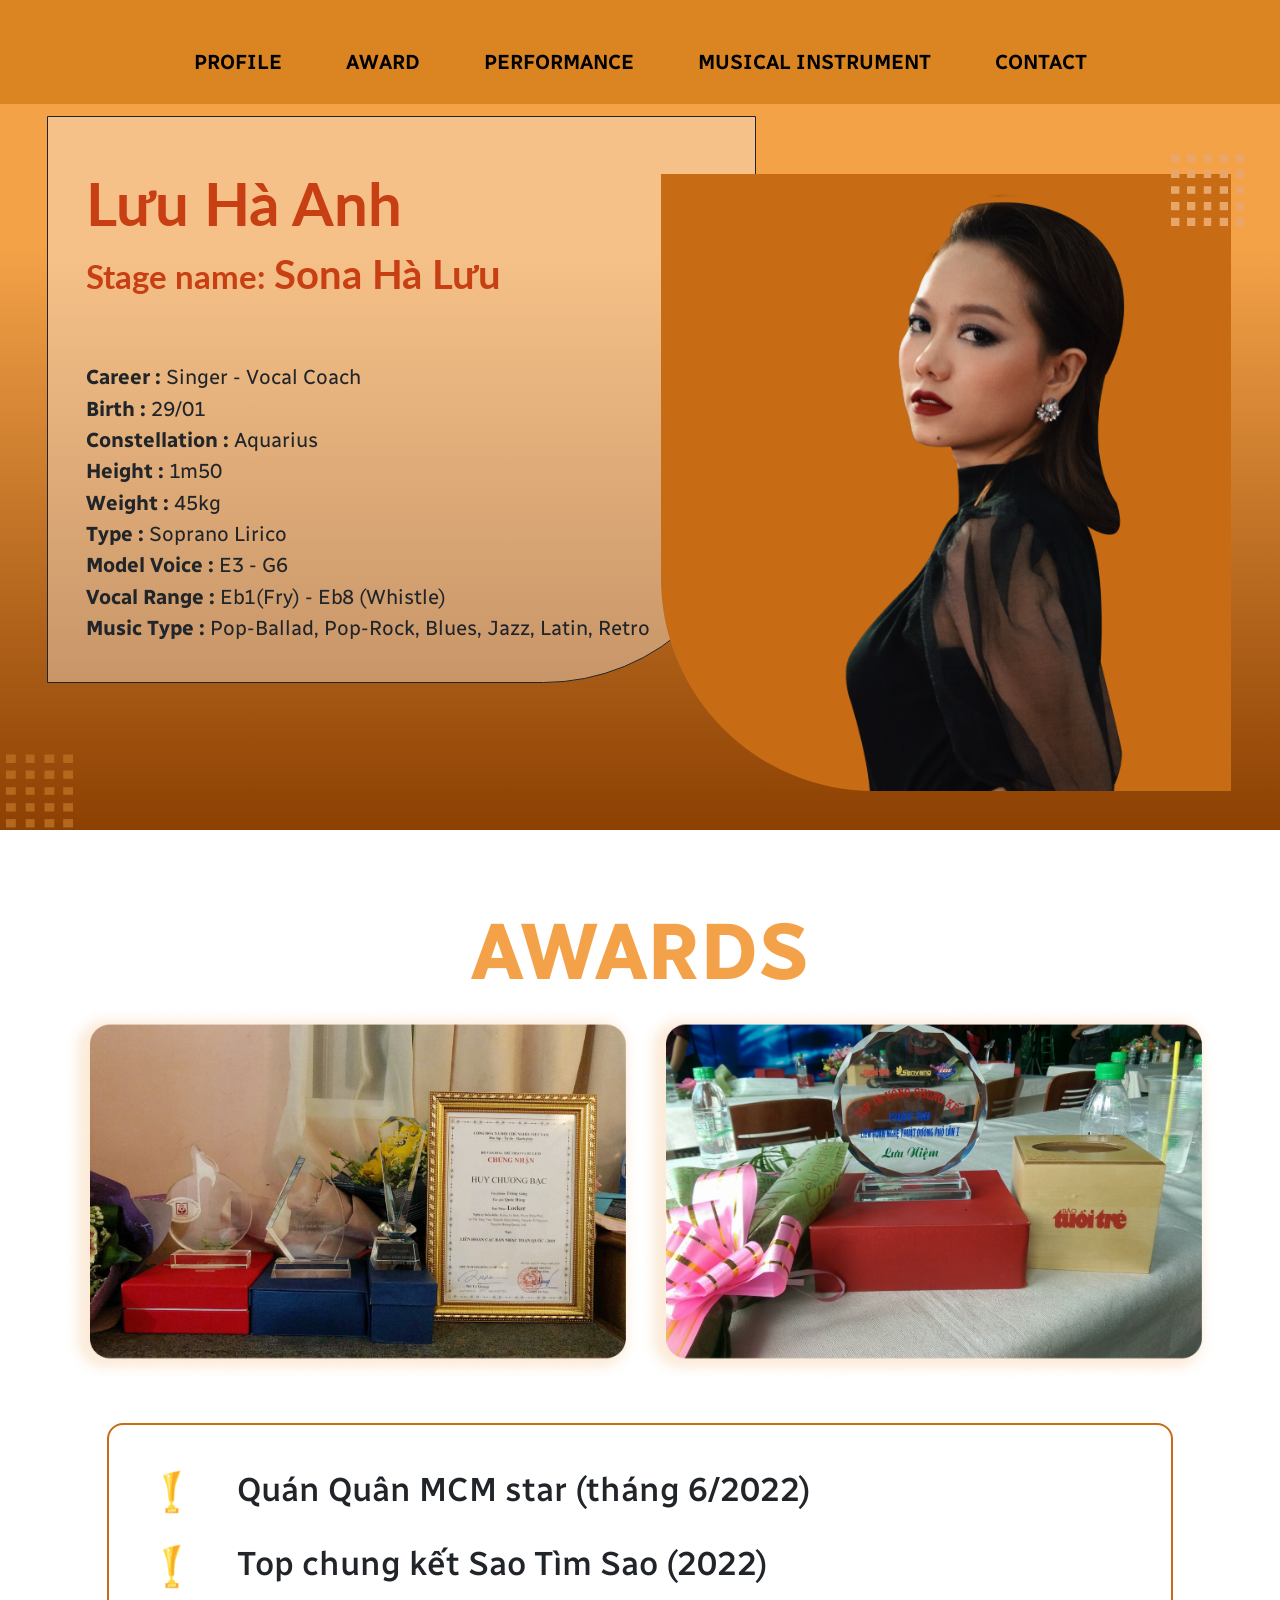
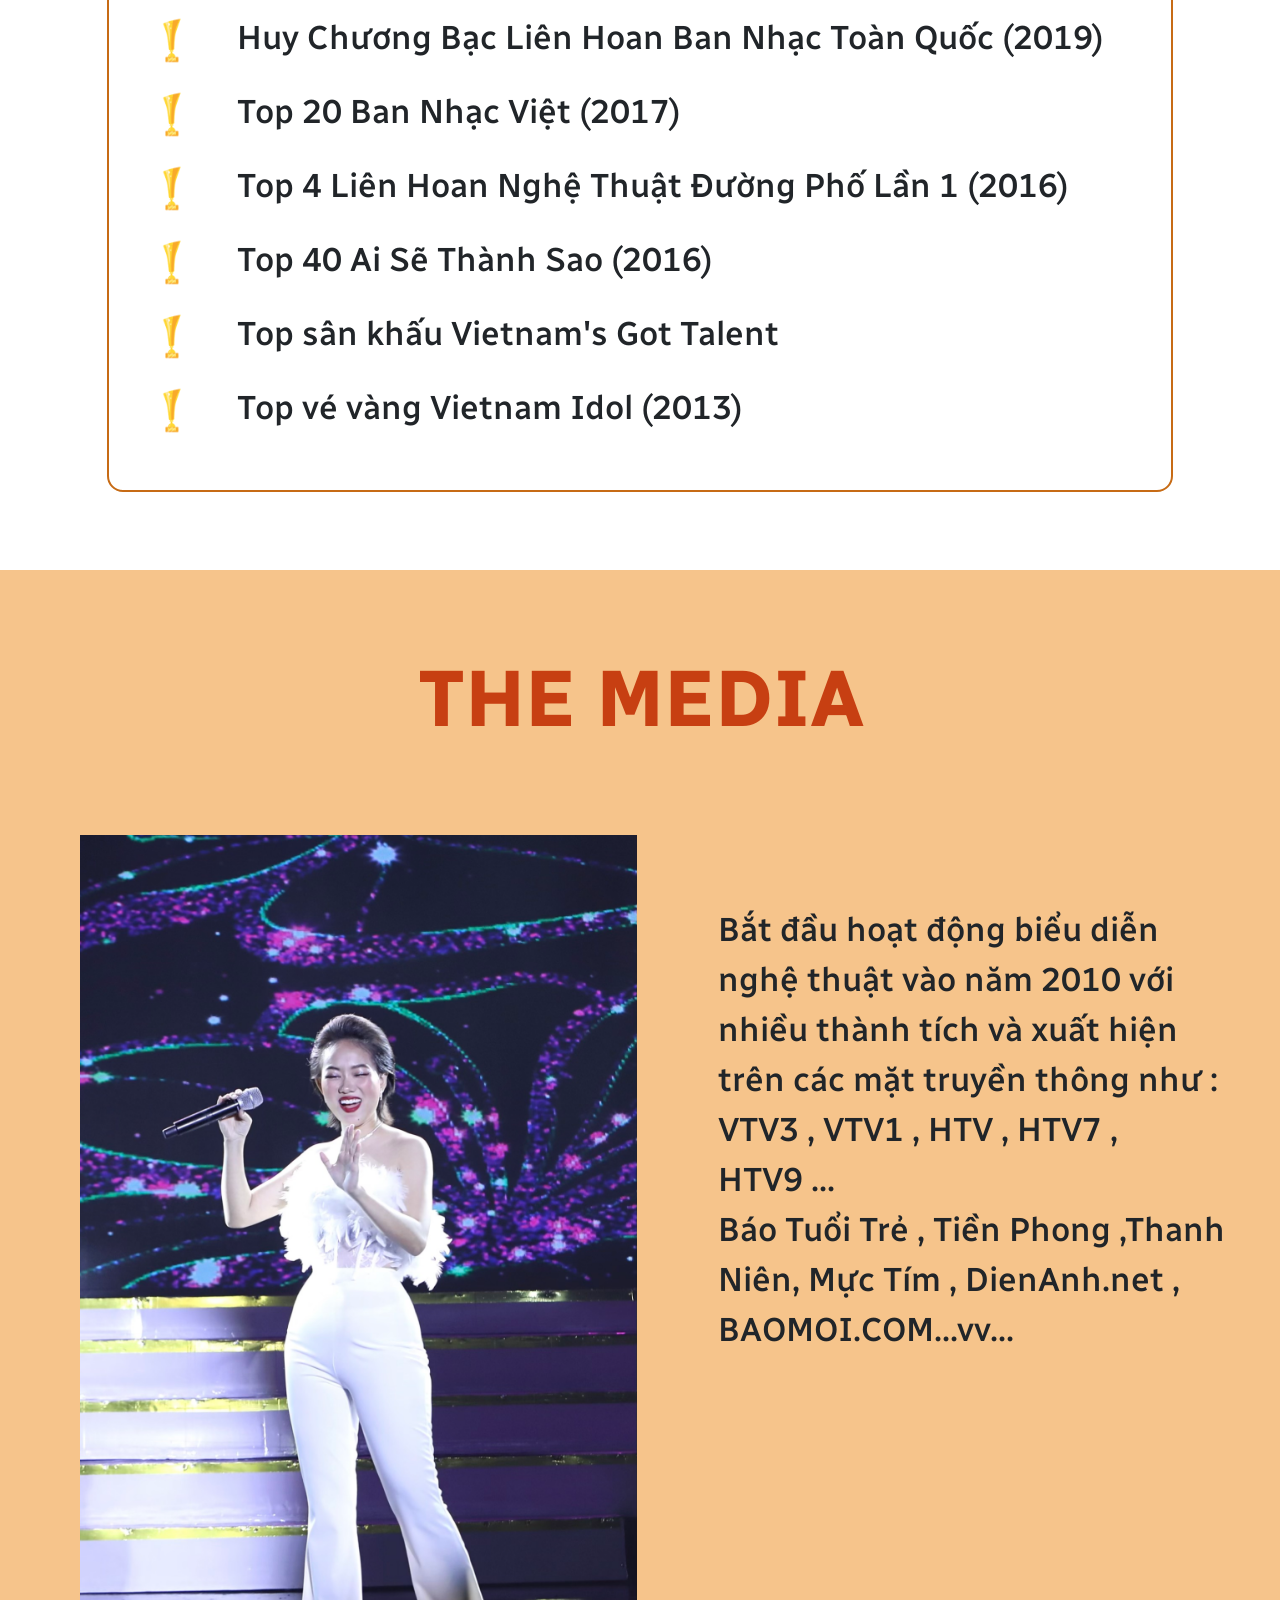
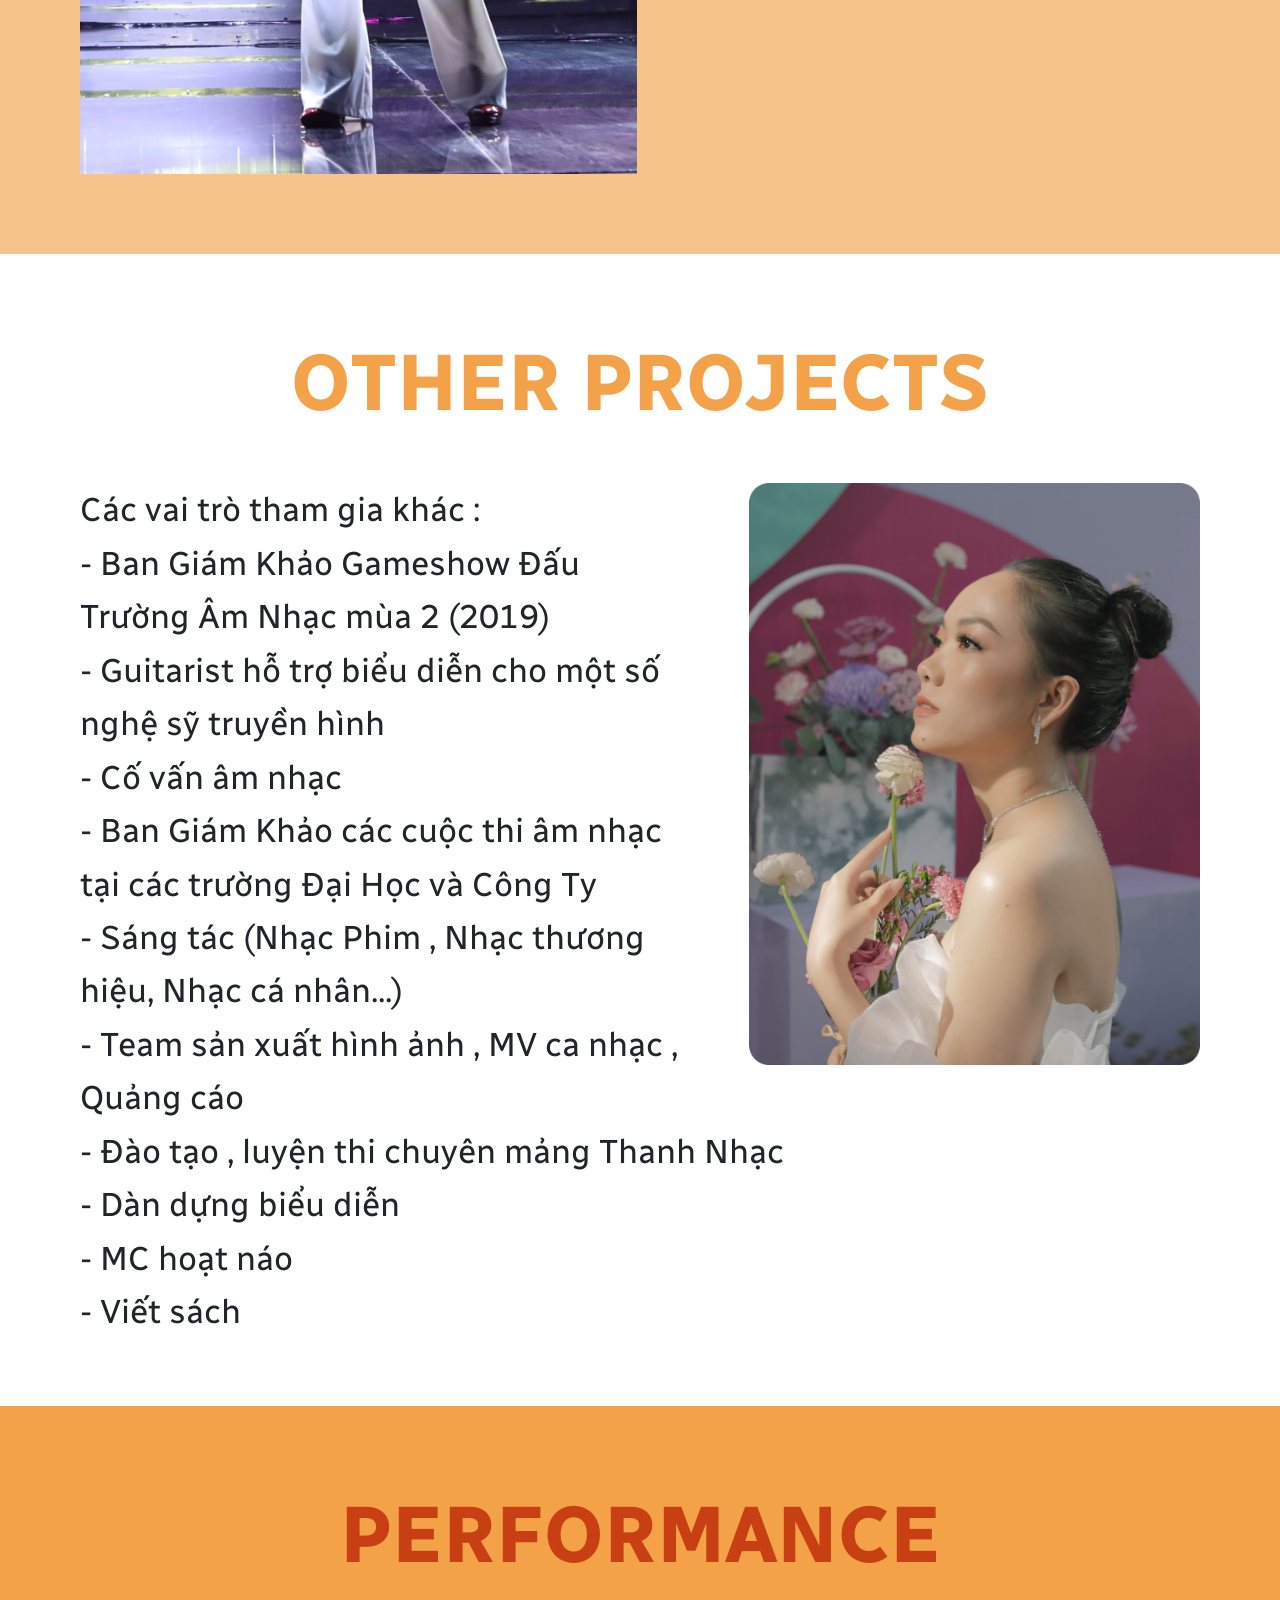
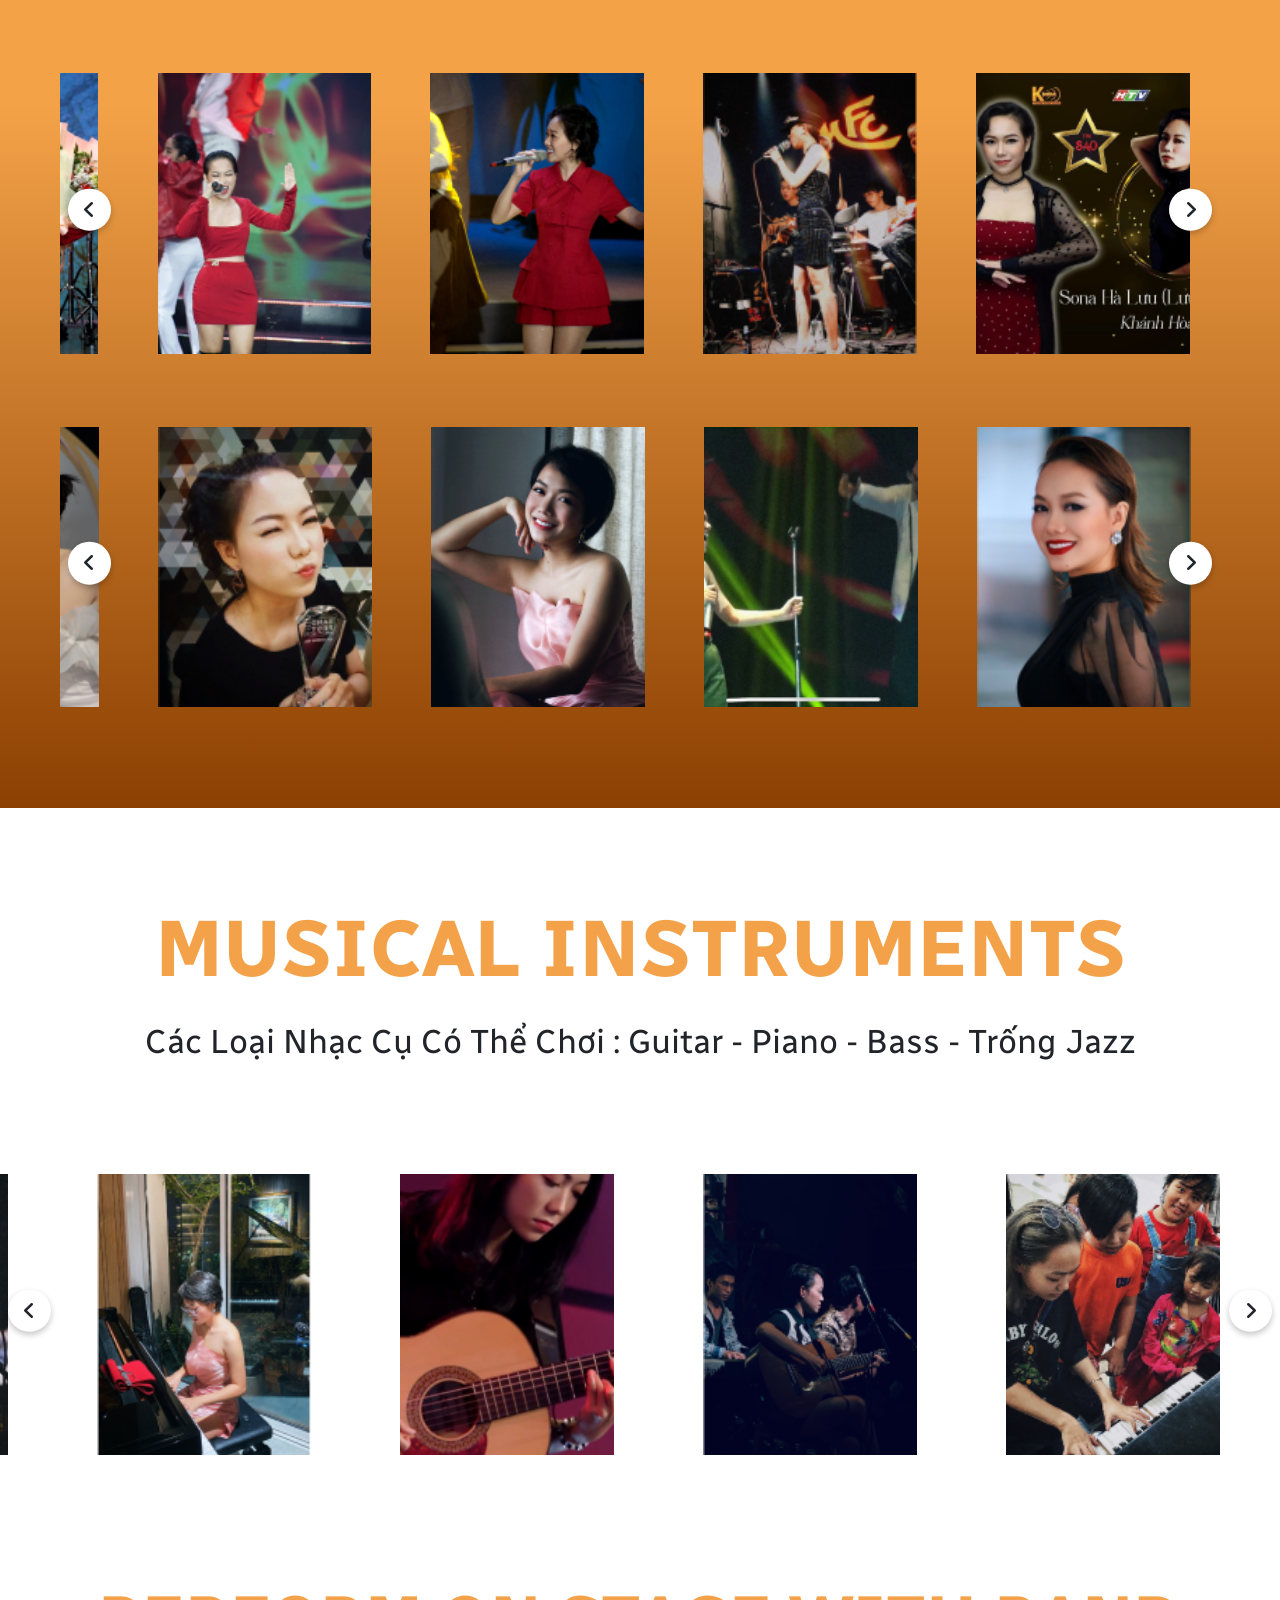
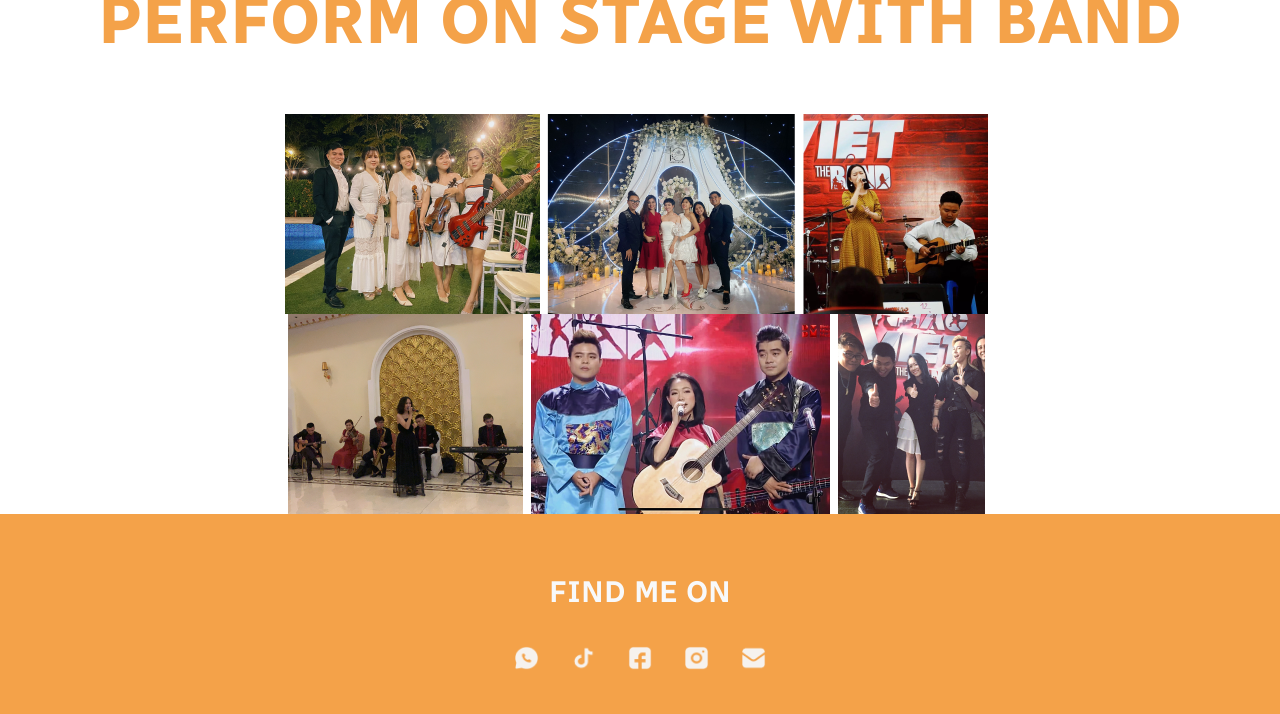
<file: 100k/index.html>
<!DOCTYPE html>
<html lang="en">
<head>
    <meta charset="UTF-8">
    <meta name="viewport" content="width=device-width, initial-scale=1.0">
    <link href="https://cdn.jsdelivr.net/npm/bootstrap@5.3.0/dist/css/bootstrap.min.css" 
    rel="stylesheet" integrity="sha384-9ndCyUaIbzAi2FUVXJi0CjmCapSmO7SnpJef0486qhLnuZ2cdeRhO02iuK6FUUVM"
    crossorigin="anonymous">
    <link rel="stylesheet" href="./style.css">
    <link rel="stylesheet" href="./style_carousel.css">
    <link rel="preconnect" href="https://fonts.googleapis.com">
    <link rel="preconnect" href="https://fonts.gstatic.com" crossorigin>
    <link href="https://fonts.googleapis.com/css2?family=Lato&family=Poppins:wght@600&family=Radio+Canada:wght@700&family=Roboto&display=swap" rel="stylesheet">
    <link rel="preconnect" href="https://fonts.googleapis.com">
    <link rel="preconnect" href="https://fonts.gstatic.com" crossorigin>
    <link href="https://fonts.googleapis.com/css2?family=Lato&family=Poppins:wght@600&family=Roboto&display=swap" rel="stylesheet">
    <link rel="stylesheet" href="https://cdnjs.cloudflare.com/ajax/libs/font-awesome/6.3.0/css/all.min.css" />    
    <link rel="stylesheet" href="https://cdnjs.cloudflare.com/ajax/libs/font-awesome/4.7.0/css/font-awesome.min.css">
    <title>Lưu Hà Anh</title>
</head>
<body onresize="changeHeight()">
    <i onclick="topFunction()" id="page_up" title="Go to top" class="fa-solid fa-arrow-up"></i>
    <div class="navigator d-sm-flex justify-content-lg-center justify-content-sm-between position-fixed top-0">
        <nav class="navbar navbar-expand-lg">
            <div class="container-fluid position-md-relative position-sm-absolute">
                <button type="button" class="navbar-toggler" data-bs-toggle="collapse" data-bs-target="#navbarCollapse" style="border: 1px solid black;">
                    <span class="navbar-toggler-icon"></span>
                </button>
                <div class="collapse navbar-collapse justify-content-between" id="navbarCollapse">
                    <div class="navbar-nav">
                        <a onclick="scroll_1()" class="nav-item colorNameNav nav-link active">Profile</a>
                        <a onclick="scroll_2()" class="nav-item colorNameNav nav-link">Award</a>
                        <a onclick="scroll_3()" class="nav-item colorNameNav nav-link">Performance</a>
                        <a onclick="scroll_4()" class="nav-item colorNameNav nav-link">Musical Instrument</a>
                        <a onclick="scroll_5()" class="nav-item colorNameNav nav-link">Contact</a>
                    </div>
                </div>
            </div>
        </nav>
    </div>
    <div class="info ">
        <section class="profile-container position-absolute col-md-6 col-sm-12 border border-dark" id="Section-1">
            <div class="profile">
                <div class="title fw-bold">
                    <div class="colorName ">Lưu Hà Anh</div>
                    <div class="colorName ">Stage name: <span style="font-size: 3.1vw;">Sona Hà Lưu</span></div>
                </div>
                <div class="paragraph">
                    <p>
                        <span class="fw-bold">Career :</span> Singer - Vocal Coach
                        <br> 
                        <span class="fw-bold">Birth :</span> 29/01
                        <br>
                        <span class="fw-bold">Constellation :</span> Aquarius
                        <br>
                        <span class="fw-bold">Height :</span> 1m50
                        <br>
                        <span class="fw-bold">Weight :</span> 45kg
                        <br>
                        <span class="fw-bold">Type :</span> Soprano Lirico
                        <br>
                        <span class="fw-bold">Model Voice :</span> E3 - G6
                        <br>
                        <span class="fw-bold">Vocal Range :</span> Eb1(Fry) - Eb8 (Whistle)
                        <br>
                        <span class="fw-bold">Music Type :</span> Pop-Ballad, Pop-Rock, Blues, Jazz, Latin, Retro
                        <br>
                    </p>
                </div>
            </div>
        </section>
        <div class="img-container position-relative">
            <img src="./img/Avatar.png" alt="">
            <img src="./img/Group 29 (1).png" alt="" class="position-absolute">
        </div>
    </div>
    <img src="./img/Group 15.png" alt="" class="left-deco">
    <section class="award-container" id="Section-2">
        <h1 class="award fw-bold text-uppercase text-center">awards</h1>
        <div class="award-container d-flex justify-content-center">
            <img src="./img/award1.png" alt="">
            <img src="./img/award2.png" alt="">
        </div>
        <div class="list border rounded-4 h-50 col-10">
            <ul class="list-unstyled">
                <li><img src="./img/Gold-cup.png" alt="Golden cup">Quán Quân MCM star (tháng 6/2022) </li>
                <li><img src="./img/Gold-cup.png" alt="Golden cup">Top chung kết Sao Tìm Sao  (2022)</li>
                <li><img src="./img/Gold-cup.png" alt="Golden cup">Huy Chương Bạc Liên Hoan Ban Nhạc Toàn Quốc (2019)</li>
                <li><img src="./img/Gold-cup.png" alt="Golden cup">Top 20 Ban Nhạc Việt (2017)</li>
                <li><img src="./img/Gold-cup.png" alt="Golden cup">Top 4 Liên Hoan Nghệ Thuật Đường Phố Lần 1 (2016)</li>
                <li><img src="./img/Gold-cup.png" alt="Golden cup">Top 40 Ai Sẽ Thành Sao (2016)</li>
                <li><img src="./img/Gold-cup.png" alt="Golden cup">Top sân khấu Vietnam's Got Talent</li>
                <li><img src="./img/Gold-cup.png" alt="Golden cup">Top vé vàng Vietnam Idol (2013)</li>
            </ul>
        </div>
    </section>
    <div class="media-container">
        <h1 class="media text-uppercase text-center">the media</h1>
        <div class="career d-flex justify-content-between">
            <img src="./img/career.png" alt="" class="text-sm-center">
            <div class="">
                Bắt đầu hoạt động biểu diễn <br> nghệ thuật vào năm 2010 với <br> nhiều thành tích và xuất hiện <br> trên các mặt truyền thông như : <br> VTV3 , VTV1 , HTV , HTV7 , <br> HTV9 ... 
                <br> 
                Báo Tuổi Trẻ , Tiền Phong ,Thanh <br> Niên, Mực Tím , DienAnh.net , <br> BAOMOI.COM...vv...
            </div>
        </div>
    </div>
    <div class="project-container">
        <h1 class="award fw-bold text-uppercase text-center">other projects</h1>
        <div class="project-profile d-flex justify-content-between">
            <div class="paragraph-profile">
                Các vai trò tham gia khác : <br>
                - Ban Giám Khảo Gameshow Đấu <br> Trường Âm Nhạc mùa 2 (2019) <br>
                - Guitarist hỗ trợ biểu diễn cho một số <br> nghệ sỹ truyền hình <br>
                - Cố vấn âm nhạc <br>
                - Ban Giám Khảo các cuộc thi âm nhạc <br> tại các trường Đại Học và Công Ty<br>
                - Sáng tác (Nhạc Phim , Nhạc thương <br> hiệu, Nhạc cá nhân...)<br>
                - Team sản xuất hình ảnh , MV ca nhạc , <br> Quảng cáo<br>
                - Đào tạo , luyện thi chuyên mảng Thanh Nhạc<br>
                - Dàn dựng biểu diễn<br>
                - MC hoạt náo <br>
                - Viết sách
            </div>
            <img src="./img/project.png" alt="">
        </div>
    </div>
    <section class="performance-container info" id="Section-3">
        <h1 class="media text-uppercase text-center">performance</h1>
        <div class="wrapper">
          <div class="wrapper_container">
            <div class="carousel_container carousel_container_1">
              <i id="left left_1" class="fa-solid fa-angle-left"></i>
              <ul class="carousel_slider carousel_slider_1">
                  <li class="card card_1">
                      <div class="img"><img src="./img/p-1-1.png" alt="" draggable="false"></div>
                  </li>
                  <li class="card card_1">
                      <div class="img"><img src="./img/p-1-2.png" alt="" draggable="false"></div>
                  </li>
                  <li class="card card_1">
                      <div class="img"><img src="./img/p-1-3.png" alt="" draggable="false"></div>
                  </li>
                  <li class="card card_1">
                      <div class="img"><img src="./img/p-1-4.png" alt="" draggable="false"></div>
                  </li>
                  <li class="card card_1">
                      <div class="img"><img src="./img/p-1-5.png" alt="" draggable="false"></div>
                  </li>
                  <li class="card card_1">
                      <div class="img"><img src="./img/p-1-6.png" alt="" draggable="false"></div>
                  </li>
                  <li class="card card_1">
                      <div class="img"><img src="./img/p-2-1.png" alt="" draggable="false"></div>
                  </li>
                  <li class="card card_1">
                      <div class="img"><img src="./img/p-2-2.png" alt="" draggable="false"></div>
                  </li>
                  <li class="card card_1">
                      <div class="img"><img src="./img/p-2-3.png" alt="" draggable="false"></div>
                  </li>
                  <li class="card card_1">
                      <div class="img"><img src="./img/p-2-4.png" alt="" draggable="false"></div>
                  </li>
                  <li class="card card_1">
                      <div class="img"><img src="./img/p-2-5.png" alt="" draggable="false"></div>
                  </li>
              </ul>
              <i id="right right_1" class="fa-solid fa-angle-right"></i>
            </div>
        </div>
      </div>
        <div class="wrapper">
          <div class="wrapper_container">
            <div class="carousel_container carousel_container_2">
              <i id="left left_2" class="fa-solid fa-angle-left"></i>
              <ul class="carousel_slider carousel_slider_2">
                  <li class="card card_2">
                      <div class="img"><img src="./img/p-3-1.png" alt="" draggable="false"></div>
                  </li>
                  <li class="card card_2">
                      <div class="img"><img src="./img/p-3-2.png" alt="" draggable="false"></div>
                  </li>
                  <li class="card card_2">
                      <div class="img"><img src="./img/p-3-3.png" alt="" draggable="false"></div>
                  </li>
                  <li class="card card_2">
                      <div class="img"><img src="./img/p-3-4.png" alt="" draggable="false"></div>
                  </li>
                  <li class="card card_2">
                      <div class="img"><img src="./img/p-3-5.png" alt="" draggable="false"></div>
                  </li>
                  <li class="card card_2">
                      <div class="img"><img src="./img/p-3-6.png" alt="" draggable="false"></div>
                  </li>
                  <li class="card card_2">
                      <div class="img"><img src="./img/p-4-1.png" alt="" draggable="false"></div>
                  </li>
                  <li class="card card_2">
                      <div class="img"><img src="./img/p-4-2.png" alt="" draggable="false"></div>
                  </li>
                  <li class="card card_2">
                      <div class="img"><img src="./img/p-4-3.png" alt="" draggable="false"></div>
                  </li>
                  <li class="card card_2">
                      <div class="img"><img src="./img/p-4-4.png" alt="" draggable="false"></div>
                  </li>
                  <li class="card card_2">
                      <div class="img"><img src="./img/p-4-5.png" alt="" draggable="false"></div>
                  </li>
                  <li class="card card_2">
                      <div class="img"><img src="./img/p-4-6.png" alt="" draggable="false"></div>
                  </li>
                  <li class="card card_2">
                      <div class="img"><img src="./img/p-4-7.png" alt="" draggable="false"></div>
                  </li>
              </ul>
              <i id="right right_2" class="fa-solid fa-angle-right"></i>
            </div>
          </div>
        </div>
    </section>
    <section class="music-container min-vh-100 vh-100" id="Section-4">
        <div class="award fw-bold text-uppercase text-center">musical instruments</div>
        <h4 class="text-capitalize text-center">Các loại nhạc cụ có thể chơi : Guitar - Piano - Bass - Trống Jazz </h4>
        <br>
        <div class="wrapper">
          <div class="wrapper_container">
            <div class="carousel_container carousel_container_3">
              <i id="left left_3" class="fa-solid fa-angle-left"></i>
              <ul class="carousel_slider carousel_slider_3">
                  <li class="card card_3">
                      <div class="img"><img src="./img/l-1-1.png" alt="" draggable="false"></div>
                  </li>
                  <li class="card card_3">
                      <div class="img"><img src="./img/l-1-2.png" alt="" draggable="false"></div>
                  </li>
                  <li class="card card_3">
                      <div class="img"><img src="./img/l-1-3.png" alt="" draggable="false"></div>
                  </li>
                  <li class="card card_3">
                      <div class="img"><img src="./img/l-1-4.png" alt="" draggable="false"></div>
                  </li>
                  <li class="card card_3">
                      <div class="img"><img src="./img/l-1-5.png" alt="" draggable="false"></div>
                  </li>
                  <li class="card card_3">
                      <div class="img"><img src="./img/l-1-6.png" alt="" draggable="false"></div>
                  </li>
                  <li class="card card_3">
                      <div class="img"><img src="./img/l-1-7.png" alt="" draggable="false"></div>
                  </li>
                  <li class="card card_3">
                      <div class="img"><img src="./img/l-2-1.png" alt="" draggable="false"></div>
                  </li>
                  <li class="card card_3">
                      <div class="img"><img src="./img/l-2-2.png" alt="" draggable="false"></div>
                  </li>
                  <li class="card card_3">
                      <div class="img"><img src="./img/l-2-3.png" alt="" draggable="false"></div>
                  </li>
                  <li class="card card_3">
                      <div class="img"><img src="./img/l-2-4.png" alt="" draggable="false"></div>
                  </li>
                  <li class="card card_3">
                      <div class="img"><img src="./img/l-2-5.png" alt="" draggable="false"></div>
                  </li>
              </ul>
              <i id="right_3 right" class="fa-solid fa-angle-right"></i>
            </div>
        </div>
        <h1 class="award fw-bold text-uppercase text-center">perform on stage with band</h1>
        <div class="wrapper d-flex justify-content-around align-items-center min-vh-60">
            <div class="carousel-contact d-flex">
                <img src="./img/e-1-1.png" alt="">
                <img src="./img/e-1-2.png" alt="">
                <img src="./img/e-1-3.png" alt="">
                <img src="./img/e-1-4.png" alt="">
                <img src="./img/e-1-5.png" alt="">
                <img src="./img/e-1-6.png" alt="">
            </div>
        </div>
        <div class="wrapper d-flex justify-content-around align-items-center min-vh-60">
            <div class="carousel-contact d-flex">
                <img src="./img/e-2-1.png" alt="">
                <img src="./img/e-2-2.png" alt="">
                <img src="./img/e-2-3.png" alt="">
                <img src="./img/e-2-4.png" alt="">
                <img src="./img/e-2-5.png" alt="">
                <img src="./img/e-2-6.png" alt="">
            </div>
        </div>
        <section class="contact" id="Section-5">
            <div class="contact-container">
                <div class="text-uppercase text-center text-light">find me on</div>
                <div class="social-media d-flex justify-content-center">
                    <img src="./Huge-icon/social/solid/whatsapp.png" alt="">
                    <img src="./Huge-icon/social/solid/tiktok.png" alt="">
                    <img src="./Huge-icon/social/solid/facebook 01.png" alt="">
                    <img src="./Huge-icon/social/solid/instagram.png" alt="">
                    <img src="./Huge-icon/social/solid/gmail.png" alt="">
                </div>
            </div>
        </section>
    </div>
    
    <script src="./script_carousel.js"></script>
    <script src="//ajax.googleapis.com/ajax/libs/jquery/2.1.0/jquery.min.js"></script>
    <script src="https://code.jquery.com/jquery-3.7.0.js"></script>
    <script src="https://code.jquery.com/jquery-3.7.0.min.js" integrity="sha256-2Pmvv0kuTBOenSvLm6bvfBSSHrUJ+3A7x6P5Ebd07/g=" crossorigin="anonymous"></script>
    <script src="https://code.jquery.com/jquery-3.2.1.slim.min.js" integrity="sha384-KJ3o2DKtIkvYIK3UENzmM7KCkRr/rE9/Qpg6aAZGJwFDMVNA/GpGFF93hXpG5KkN" crossorigin="anonymous"></script>
    <script src="https://cdn.jsdelivr.net/npm/popper.js@1.12.9/dist/umd/popper.min.js" integrity="sha384-ApNbgh9B+Y1QKtv3Rn7W3mgPxhU9K/ScQsAP7hUibX39j7fakFPskvXusvfa0b4Q" crossorigin="anonymous"></script>
    <script src="https://cdn.jsdelivr.net/npm/bootstrap@4.0.0/dist/js/bootstrap.min.js" integrity="sha384-JZR6Spejh4U02d8jOt6vLEHfe/JQGiRRSQQxSfFWpi1MquVdAyjUar5+76PVCmYl" crossorigin="anonymous"></script>
    <script src="//ajax.googleapis.com/ajax/libs/jquery/2.1.0/jquery.min.js"></script>
    <script src="./script.js"></script>
    <script src="https://cdn.jsdelivr.net/npm/bootstrap@5.3.0/dist/js/bootstrap.bundle.min.js" 
    integrity="sha384-geWF76RCwLtnZ8qwWowPQNguL3RmwHVBC9FhGdlKrxdiJJigb/j/68SIy3Te4Bkz" 
    crossorigin="anonymous"></script>
</body>
</html>
</file>
<file: 100k/style.css>
@import url('https://fonts.googleapis.com/css2?family=Radio+Canada:wght@400;500;600;700&display=swap');
/* 1rem = 1vw = 16px */
body{
    padding:0 ;
    margin: 0;
    width: 100vw;
    font-family: 'Radio Canada', sans-serif;
    font-weight: 400;
}
img{
    position: relative;
    max-width: 100%;
    height: auto;
}
body::-webkit-scrollbar { 
    display: none;
}
/* 
.nav-expand{
    z-index: 1;
    height: 40%;
    transition: 0.5s;
    align-items: flex-start;
} */

#page_up {
    display: none;
    position: fixed;
    bottom: 20px;
    right: 30px;
    z-index: 99;
    font-size: 18px;
    border: none;
    outline: none;
    background-color: rgb(250, 180, 74);
    cursor: pointer;
    padding: 15px;
    border-radius: 4px;
  }
  
  #myBtn:hover {
    background-color: #555;
  }

.navigator{
    background-color: #db8522;
    width: 100vw;
    /* height: calc(100vw*29/1533); */
    padding-top: calc(100vw*24  /1533);
    z-index: 3;
}

.navbar{
    padding: 0;
}

.navbar-nav a{
    cursor: pointer;
    margin-right: 48px;
    font-weight: 600;
    text-transform: uppercase;
}

.navbar-toggler{
    width: calc(100vw*55.6/943);
    height: calc(100vw*39.6/943);
    padding: 0;
    line-height: 0;
    border-radius: calc(100vw*5.6/943);
}

.navbar-toggler-icon{
    width: calc(100vw*30/943);
    height: calc(100vw*30/943);
}

.navbar-nav a:last-child{
    margin-right: 0;
}

.container-fluid{
    margin: calc(100vw*16/1100);
    padding: 0;
}

/* 
#navbar-collapse{
    background-color: ;
} */

.info{
    background-image: linear-gradient(to bottom, #F3A248 30%, #8C4002);
    height: auto;
    padding: calc(100vw*139/1533) 0 3.1vw 3.65vw;
}

.left-deco{
    width: 5.68vw;
    height: 5.68vw;
    transform: translateY(-5.9vw);
}

.colorNameNav{
    color: black;
    font-size: 1.6vw;
}

a.colorNameNav:hover{
    color: black;
}

.colorName{
    color: #C73F12 !important;
    font-family: 'Lato', sans-serif;
    font-size: 30px;
}

.profile .title{
    line-height: 5.5vw;
    width: 36.3vw;
    height: auto;
    margin-bottom: 4vw;
}
.profile .title .colorName:first-child{
    font-size: 4.7vw;
}
.profile .title .colorName:last-child{
    font-size: 2.6vw;
}

.profile-container{
    background-color: rgb(250, 241, 233, 0.4);
    border-radius: 0 0 16.6vw 0;
    padding: 4vw 10.6vw 5vw 3vw;
    height: 44.3vw;
    width: 55.42vw;
}

.paragraph p{
    font-size: 1.6vw;
    line-height: 2.45vw;
    white-space: nowrap;
}

.img-container{
    margin-left: 48vw;
    margin-top: 4.5vw;
    background-color: #C76B15;
    width: 44.5vw;
    height: 48.2vw;
    border-radius: 0 0 0 16.6vw;
}

.img-container img:first-child{
    width: 44.5vw;
    height: 48.27vw;
}

.img-container img:last-child{
    width: 5.68vw;
    height: 5.68vw;
    top: -1.57vw;
    right: -1vw;
}

.award{
    color: #F4A249;
    font-size: 80px;
}

.award-container{
    margin: 0 auto !important; 
    max-width: 100%;

}

.award-container img{
    width: 45%;
    height: 50%;
}

.list{
    border-width: 2px !important;
    border-color: #C76B15 !important;
    padding: calc(100vw*48/1533) calc(100vw*64/1533);
    margin: calc(100vw*50/1533) auto calc(100vw*93/1533) !important;
}

.list ul li img{
    width: calc(100vw*25.64/1533);
    height: calc(100vw*56/1533);
    margin-right: calc(100vw*64/1533);
}

.list ul li{
    font-size: calc(100vw*40/1533);
    margin-bottom: calc(100vw*28/1533);
    white-space: nowrap;
    font-weight: 500;
}

.list ul li:last-child{
    margin-bottom: 0;
}

.media-container{
    padding: calc(100vw*96/1533);
    background-color: #F6C48B;
}

.media{
    font-weight: bold;
    font-size: 80px;
    color: #C73F12;
    margin-bottom: calc(100vw*107/1533);
}

.career img{
    width: calc(100vw*667/1533);
    height: calc(100vw*1124/1533);
}

.career > p{
    font-size: 40px;
    font-weight: 600;
    line-height: 3rem;
}

.career div{
    white-space: nowrap;
    font-weight: 500;
    font-size: calc(100vw*40/1533);
    margin-top: calc(100vw*83/1533);
    width: calc(100vw*577/1533);
    height: calc(100vw*644/1533);
}

.project-container{
    height: calc(100vw*1380/1533);
    padding: calc(100vw*96/1533);
}

.project-profile{
    margin-top: calc(100vw*64/1533);
}

.project-profile img{
    width: calc(100vw*540/1533);
    height: calc(100vw*696/1533);
}

.project-profile .paragraph-profile{
    margin-right: calc(100vw*75/1533);
    width: calc(100vw*705/1533);
    height: calc(100vw*768/1533);
    font-size: calc(100vw*40/1533);
    white-space: nowrap;
    line-height: calc(100vw*64/1533);
}

.performance-container{
    background-image: linear-gradient(to bottom, #F3A248 30%, #8C4002);
    height: auto;
    height: calc(100vw*1200/1533);
    padding: calc(100vw*96/1533) calc(100vw*72/1533) calc(100vw*115/1533);
}

.performance-container h1{
    margin-bottom: calc(100vw*75/1533);
}

.music-container .award{
    margin-top: calc(100vw*96/1533);
}

.music-container h4{
    font-size: calc(100vw*40/1533);
    font-weight: 400;
    margin: calc(100vw*16/1533) 0 calc(100vw*72/1533);
}

.wrapper .award{
    margin: calc(100vw*96/1533) 0 calc(100vw*64/1533);
    font-size: calc(100vw*80/1514);
}

.contact{
    max-width: 100%;
    height: calc(100vw*240/1533);
    background-color: #F4A249;
    display: flex;
    justify-content: center;
    align-items: center;
}

.contact .contact-container{
    width: calc(100vw*284/1533);
    height: calc(100vw*107/1533);
}

.contact .contact-container div:first-child{
    font-size: calc(100vw*36/1533);
    font-weight: 600;
    margin-bottom: calc(100vw*36/1533);
}

.social-media img{
    max-width: 100%;
    height: calc(100vw*32/1533);
    margin-right: calc(100vw*36/1533);
}

.social-media img:last-child{
    margin-right: 0;
}

.carousel{
    white-space: nowrap;
}
.carousel img{
    height: 24em;
    object-fit: cover;
}
.carousel-contact img{
    /* height: calc(100vw*400/1512); */
    object-fit: cover;
    margin-right: calc(100vw*8.6/1533);
}
/* .wrapper i{
    height: 45px;
    width: 46px;
    cursor: pointer;
    font-size: 1.2rem;
    text-align: center;
    line-height: 46px;
    background-color: #fff;
    border-radius: 50%;
} */
.heightbar{
    height: 200px;
}

.item:not(.prev) {visibility: visible;}
.item.right:not(.prev) {visibility: hidden;}
.rightest{ visibility: visible;}

@media screen and (min-width: 768px) {
    .carousel-inner{
        display: flex;
    }
    .carousel-item{
        display: block;
        margin-right: 0;
        flex: 0 0 calc(100%/5);
    }
    .img-wrapper{
        height: 23vw;
    }
}

@media screen and (max-width: 1300px) {
    .d-lrg-none{
        display: none !important;
    }
    .carousel img{
        width: calc(100%/5);
    }
    .carousel-contact img:nth-child(odd){
        display: none;
    }
    .carousel_container ul{
        grid-auto-columns: calc((100% / 4) - 9px) !important;
    }
}

@media screen and (max-width: 1200px) {
    .profile .title{
        margin-bottom: 2vw;
    }
    .career > p{
        font-size: 32px;
        padding: 36px;
    }
    .project-profile > p{
        font-size: 1rem;
        line-height: 1.5rem;
    }
    .d-md-none{
        display: none !important;
    }
    .nav ul li a{
        font-size: 14px;
    } 
    
}

@media screen and (max-width: 1000px) {
    .d-xs-none{
        display: none !important;
    }
    .colorName span{ 
        font-size: 100% !important;
    }
    .carousel img{
        width: calc(100%/3);
    }
    .info div:first-child{
        justify-content: space-between !important;
    }
    
}

@media screen and (max-width: 800px){
    .carousel img{
        width: calc(100%/3);
    }
    
    .award{
        font-size: calc(100vw*60/800);
    }
}

@media screen and (max-width: 700px){
    .carousel-contact img{
        height: calc(100vw*336/1533);
    }
}

@media screen and (max-width: 600px){
    .carousel img{
        width: 100%;
    }
    .nav ul li a{
        font-size: 10px;
        margin-right: 1rem;
    }
    .dot{
        display: none;
    }
    .list{
        width: 100%;
    }
    .media-container .media{
        font-size: calc(100vw*60/800);
    }

    .project-container .award{
        font-size: calc(100vw*40/800);
    }

    .none{
        display: none;
    }

    .i-block{
        display: inline-block;
    }
    .grid{
        justify-content: space-around !important;
    }

    .performance-container .media{
        font-size: calc(100vw*50/800);
    }

    .music-container .award{
        font-size: calc(100vw*60/800);
    }

    .music-container h4{
        font-size: calc(100vw*50/1514);
    }

    .contact .contact-container div:first-child{
        margin-bottom: calc(100vw*10/1533);
    }
}

@media screen and (max-width:300px) {
    .left-deco{
        transform: translateY(-8vw);
    }
}
</file>
<file: 100k/style_carousel.css>
* {
    margin: 0;
    padding: 0;
    box-sizing: border-box;
    scroll-behavior: smooth;
    scroll-padding: var(--scroll-padding, calc(100vw*120/1535));
}

.wrapper_container{
    display: flex;
    align-items: center;
    justify-content: center;
    overflow: hidden;
    height: calc(100vw*145/525);
}

.carousel_container{
    width:100%;
    position: relative;
}

.carousel_container i {
    height: calc(100vw*50/1500);
    width: calc(100vw*50/1500);
    background-color: #fff;
    text-align: center;
    line-height: calc(100vw*50/1500);
    border-radius: 50%;
    cursor: pointer;
    position: absolute;
    top: 46%;
    font-size: 1.25rem;
    transform: translateY(-50%);
    box-shadow: 0 3px 6px rgba(0,0,0,0.23);
    z-index: 1;
}

.carousel_container i:first-child {
    left: 0.5rem;
}
.carousel_container i:last-child {
    right: 0.5rem;
}

.carousel_container .carousel_slider{
    display: grid;
    grid-auto-flow: column;
    overflow-x: auto;
    scroll-snap-type: x mandatory;
    scrollbar-width: 0;
    grid-auto-columns: calc((100% / 5) - 9px);
    /* gap: calc(100vw*10/1533); */
}

.carousel_slider::-webkit-scrollbar{
    display: none;
}

.carousel_slider :where(.card, .img){
    display: flex;
    align-items: center;
    justify-content: center;
}

.carousel_slider.dragging{
    scroll-snap-type: none;
    scroll-behavior: auto;
}

.carousel_slider.dragging .card{
    cursor: grab;
    user-select: none;
}

.carousel_slider .card{
    scroll-snap-align: start;
    list-style: none;
    display: flex;
    align-items: center;
    justify-content: center;
    flex-direction: column;
    border: none;
    width: calc(100vw*240/1533);
}

.card .img{
    width: calc(100vw*256/1533);
    height: calc(100vw*336/1533);
}

.card .img img{
    width: calc(100vw*256/1533);
    height: calc(100vw*336/1533);
    object-fit: cover;
}
/* calc((100% / ((100% - (2 * calc(100%*143/1533)))/ calc(100%*256/1533)))); */
@media screen and (max-width: 900px) {
    .carousel_container .carousel_slider {
        grid-auto-columns: calc((100% / 4) - 6px);
    }
}
@media screen and (max-width: 600px) {
    .carousel_container .carousel_slider {
        grid-auto-columns: calc((100% / 4) - 6px);
    }
    .carousel_container i{
        width: calc(100vw*100/1533);
        height: calc(100vw*100/1533);
        line-height: calc(100vw*100/1533);
    }
}
@media screen and (max-width: 300px) {
    .carousel_container .carousel_slider {
        grid-auto-columns: calc((100% / 4) - 6px);
    }
}
</file>
